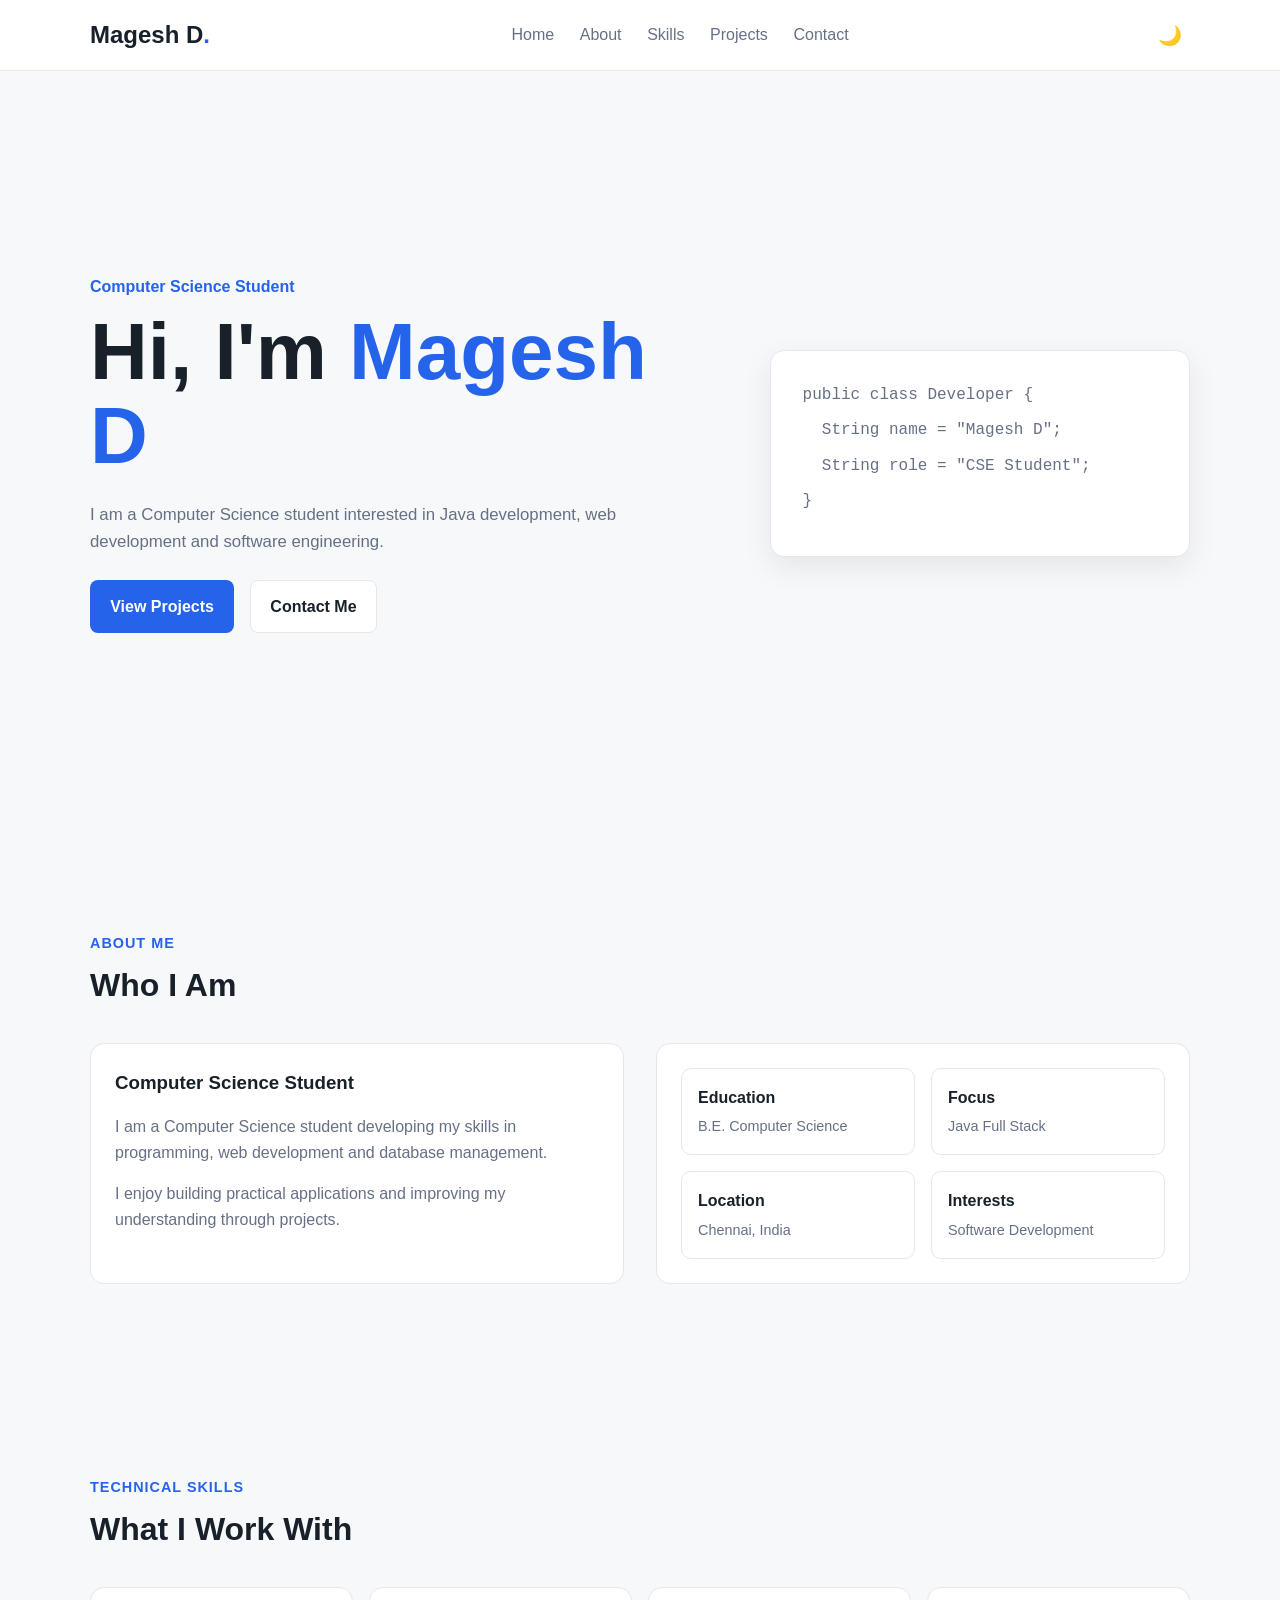
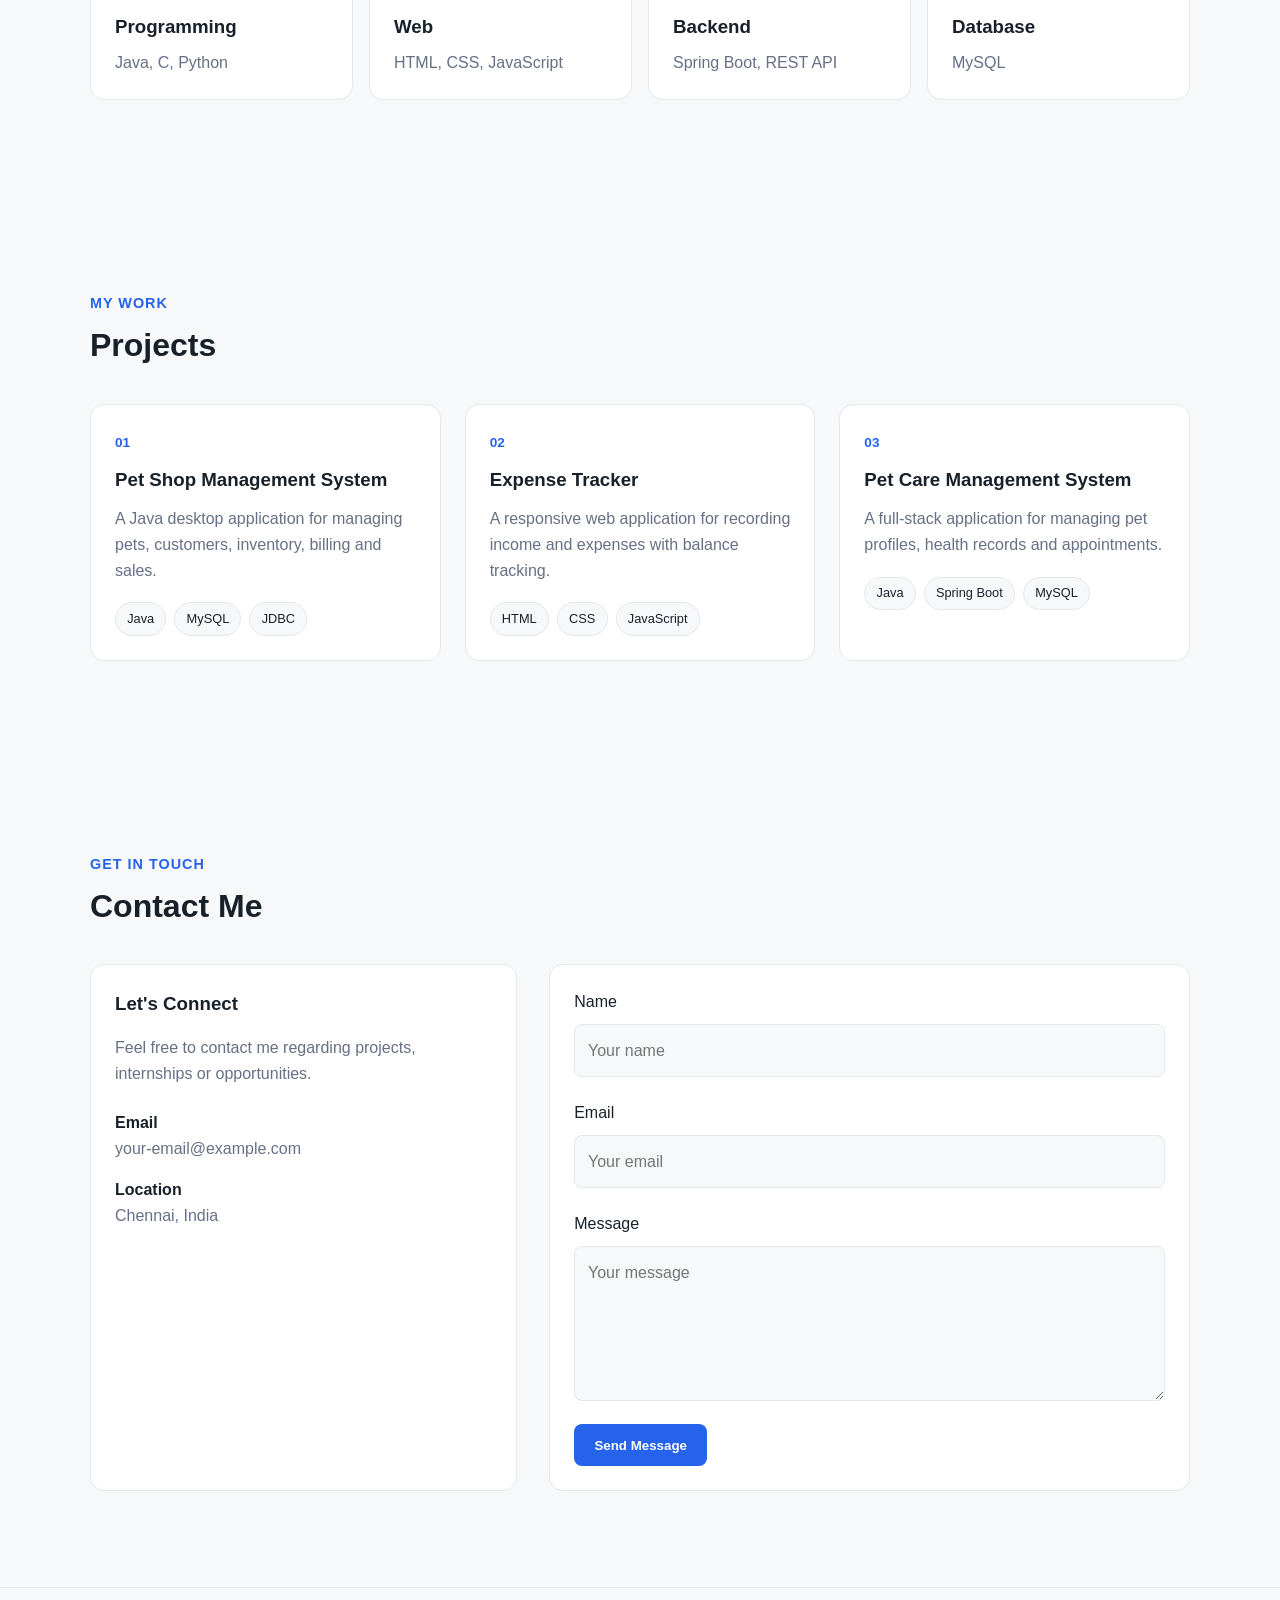
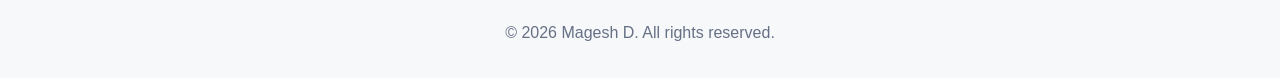
<file: personal portfolio/personal-portfolio-demo-main/Personal-Portfolio/index.html>
<!DOCTYPE html>
<html lang="en">
<head>
    <meta charset="UTF-8">

    <meta name="viewport"
          content="width=device-width, initial-scale=1.0">

    <meta name="description"
          content="Magesh D - Computer Science student portfolio">

    <meta name="keywords"
          content="Magesh D, Computer Science, Java, Web Development, Portfolio">

    <meta name="author" content="Magesh D">

    <title>Magesh D | Portfolio</title>

    <link rel="stylesheet" href="css/style.css">
</head>

<body>

<header class="header">
    <nav class="navbar">

        <a href="index.html" class="logo">
            Magesh D<span>.</span>
        </a>

        <button class="menu-toggle"
                id="menuToggle"
                aria-label="Open navigation menu">
            ☰
        </button>

        <ul class="nav-links" id="navLinks">
            <li><a href="#home">Home</a></li>
            <li><a href="#about">About</a></li>
            <li><a href="#skills">Skills</a></li>
            <li><a href="#projects">Projects</a></li>
            <li><a href="#contact">Contact</a></li>
        </ul>

        <button id="themeToggle"
                class="theme-toggle"
                aria-label="Toggle dark mode">
            🌙
        </button>

    </nav>
</header>


<main>

    <!-- Hero -->
    <section id="home" class="hero">

        <div class="hero-content">

            <p class="hero-subtitle">Computer Science Student</p>

            <h1>
                Hi, I'm <span>Magesh D</span>
            </h1>

            <p class="hero-description">
                I am a Computer Science student interested in
                Java development, web development and software engineering.
            </p>

            <div class="hero-buttons">
                <a href="#projects" class="btn primary-btn">
                    View Projects
                </a>

                <a href="#contact" class="btn secondary-btn">
                    Contact Me
                </a>
            </div>

        </div>

        <div class="hero-card">
            <div class="code-card">
                <p>public class Developer {</p>
                <p>&nbsp;&nbsp;String name = "Magesh D";</p>
                <p>&nbsp;&nbsp;String role = "CSE Student";</p>
                <p>}</p>
            </div>
        </div>

    </section>


    <!-- About -->
    <section id="about" class="section">

        <div class="section-heading">
            <p>About Me</p>
            <h2>Who I Am</h2>
        </div>

        <div class="about-grid">

            <div class="about-text">
                <h3>Computer Science Student</h3>

                <p>
                    I am a Computer Science student developing my
                    skills in programming, web development and
                    database management.
                </p>

                <p>
                    I enjoy building practical applications and
                    improving my understanding through projects.
                </p>
            </div>

            <div class="about-info">
                <div class="info-box">
                    <strong>Education</strong>
                    <span>B.E. Computer Science</span>
                </div>

                <div class="info-box">
                    <strong>Focus</strong>
                    <span>Java Full Stack</span>
                </div>

                <div class="info-box">
                    <strong>Location</strong>
                    <span>Chennai, India</span>
                </div>

                <div class="info-box">
                    <strong>Interests</strong>
                    <span>Software Development</span>
                </div>
            </div>

        </div>

    </section>


    <!-- Skills -->
    <section id="skills" class="section">

        <div class="section-heading">
            <p>Technical Skills</p>
            <h2>What I Work With</h2>
        </div>

        <div class="skills-grid">

            <article class="skill-card">
                <h3>Programming</h3>
                <p>Java, C, Python</p>
            </article>

            <article class="skill-card">
                <h3>Web</h3>
                <p>HTML, CSS, JavaScript</p>
            </article>

            <article class="skill-card">
                <h3>Backend</h3>
                <p>Spring Boot, REST API</p>
            </article>

            <article class="skill-card">
                <h3>Database</h3>
                <p>MySQL</p>
            </article>

        </div>

    </section>


    <!-- Projects -->
    <section id="projects" class="section">

        <div class="section-heading">
            <p>My Work</p>
            <h2>Projects</h2>
        </div>

        <div class="projects-grid">

            <article class="project-card">

                <div class="project-content">
                    <span class="project-number">01</span>

                    <h3>Pet Shop Management System</h3>

                    <p>
                        A Java desktop application for managing
                        pets, customers, inventory, billing and sales.
                    </p>

                    <div class="project-tags">
                        <span>Java</span>
                        <span>MySQL</span>
                        <span>JDBC</span>
                    </div>
                </div>

            </article>


            <article class="project-card">

                <div class="project-content">
                    <span class="project-number">02</span>

                    <h3>Expense Tracker</h3>

                    <p>
                        A responsive web application for recording
                        income and expenses with balance tracking.
                    </p>

                    <div class="project-tags">
                        <span>HTML</span>
                        <span>CSS</span>
                        <span>JavaScript</span>
                    </div>
                </div>

            </article>


            <article class="project-card">

                <div class="project-content">
                    <span class="project-number">03</span>

                    <h3>Pet Care Management System</h3>

                    <p>
                        A full-stack application for managing
                        pet profiles, health records and appointments.
                    </p>

                    <div class="project-tags">
                        <span>Java</span>
                        <span>Spring Boot</span>
                        <span>MySQL</span>
                    </div>
                </div>

            </article>

        </div>

    </section>


    <!-- Contact -->
    <section id="contact" class="section">

        <div class="section-heading">
            <p>Get In Touch</p>
            <h2>Contact Me</h2>
        </div>

        <div class="contact-grid">

            <div class="contact-info">

                <h3>Let's Connect</h3>

                <p>
                    Feel free to contact me regarding projects,
                    internships or opportunities.
                </p>

                <div class="contact-item">
                    <strong>Email</strong>
                    <span>your-email@example.com</span>
                </div>

                <div class="contact-item">
                    <strong>Location</strong>
                    <span>Chennai, India</span>
                </div>

            </div>


            <form class="contact-form">

                <label for="name">Name</label>

                <input type="text"
                       id="name"
                       name="name"
                       placeholder="Your name"
                       required>


                <label for="email">Email</label>

                <input type="email"
                       id="email"
                       name="email"
                       placeholder="Your email"
                       required>


                <label for="message">Message</label>

                <textarea id="message"
                          name="message"
                          rows="5"
                          placeholder="Your message"
                          required></textarea>


                <button type="submit"
                        class="btn primary-btn">
                    Send Message
                </button>

            </form>

        </div>

    </section>

</main>


<footer class="footer">

    <p>
        © 2026 Magesh D. All rights reserved.
    </p>

</footer>


<script src="js/script.js"></script>

</body>
</html>
</file>
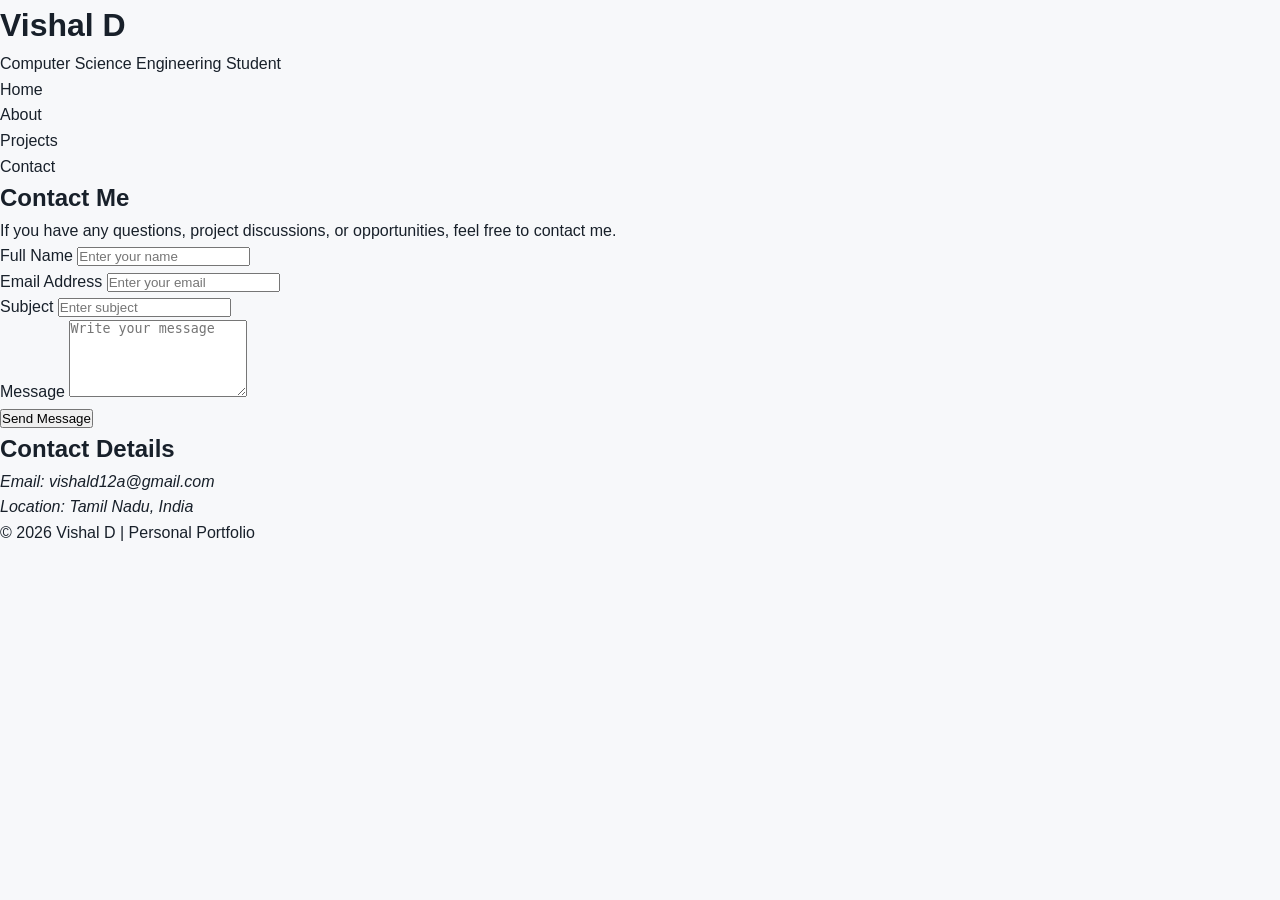
<file: personal portfolio/personal-portfolio-demo-main/Personal-Portfolio/contact.html>
<!DOCTYPE html>
<html lang="en">

<head>

    <meta charset="UTF-8">

    <meta name="viewport" content="width=device-width, initial-scale=1.0">

    <title>Contact | Vishal D Portfolio</title>

    <meta name="description"
        content="Contact Vishal D for web development and software development opportunities.">

    <meta name="keywords"
        content="Contact, Portfolio, Web Developer">

    <meta name="author"
        content="Vishal D">

    <link rel="stylesheet" href="./css/style.css">

</head>

<body>

    <!-- Header -->

    <header>

        <h1>Vishal D</h1>

        <p>Computer Science Engineering Student</p>

        <nav aria-label="Main Navigation">

            <ul>

                <li>
                    <a href="./index.html">
                        Home
                    </a>
                </li>

                <li>
                    <a href="./about.html">
                        About
                    </a>
                </li>

                <li>
                    <a href="./projects.html">
                        Projects
                    </a>
                </li>

                <li>
                    <a href="./contact.html" aria-current="page">
                        Contact
                    </a>
                </li>

            </ul>

        </nav>

    </header>


    <!-- Main Content -->

    <main>

        <section aria-labelledby="contact-heading">

            <h2 id="contact-heading">
                Contact Me
            </h2>

            <p>
                If you have any questions, project discussions,
                or opportunities, feel free to contact me.
            </p>


            <!-- Contact Form -->

            <form id="contactForm" aria-label="Contact Form" action="#" method="post">

                <div>

                    <label for="name">
                        Full Name
                    </label>

                    <input 
                        type="text"
                        id="name"
                        name="name"
                        placeholder="Enter your name"
                        required>

                </div>


                <div>

                    <label for="email">
                        Email Address
                    </label>

                    <input
                        type="email"
                        id="email"
                        name="email"
                        placeholder="Enter your email"
                        required>

                </div>


                <div>

                    <label for="subject">
                        Subject
                    </label>

                    <input
                        type="text"
                        id="subject"
                        name="subject"
                        placeholder="Enter subject"
                        required>

                </div>


                <div>

                    <label for="message">
                        Message
                    </label>

                    <textarea
                        id="message"
                        name="message"
                        rows="5"
                        placeholder="Write your message"
                        required></textarea>

                </div>


                <button type="submit">
                    Send Message
                </button>


            </form>

        </section>


        <!-- Contact Information -->

        <section aria-labelledby="details-heading">

            <h2 id="details-heading">
                Contact Details
            </h2>


            <address>

                <p>
                    Email:
                    <a href="mailto:vishald12a@gmail.com">
                        vishald12a@gmail.com
                    </a>
                </p>


                <p>
                    Location:
                    Tamil Nadu, India
                </p>


            </address>


        </section>


    </main>


    <!-- Footer -->

    <footer>

        <p>
            © 2026 Vishal D | Personal Portfolio
        </p>

    </footer>


    <script src="./js/script.js"></script>


</body>

</html>
</file>
<file: personal portfolio/personal-portfolio-demo-main/Personal-Portfolio/css/style.css>
/* ================================
   CSS VARIABLES
================================ */

:root {
    --bg-color: #f7f8fa;
    --surface-color: #ffffff;
    --text-color: #18202a;
    --muted-color: #667085;

    --primary-color: #2563eb;
    --primary-dark: #1d4ed8;

    --border-color: #e4e7ec;

    --shadow:
        0 10px 30px rgba(0, 0, 0, 0.08);

    --radius: 14px;

    --max-width: 1100px;

    --transition: 0.3s ease;
}


/* DARK THEME */

[data-theme="dark"] {

    --bg-color: #101318;
    --surface-color: #171b22;
    --text-color: #f2f4f7;
    --muted-color: #98a2b3;

    --primary-color: #60a5fa;
    --primary-dark: #3b82f6;

    --border-color: #2b313b;

    --shadow:
        0 10px 30px rgba(0, 0, 0, 0.3);
}


/* ================================
   RESET
================================ */

* {
    margin: 0;
    padding: 0;
    box-sizing: border-box;
}


html {
    scroll-behavior: smooth;
}


body {
    font-family:
        Arial,
        Helvetica,
        sans-serif;

    background: var(--bg-color);
    color: var(--text-color);

    line-height: 1.6;

    transition:
        background var(--transition),
        color var(--transition);
}


img {
    max-width: 100%;
    display: block;
}


a {
    color: inherit;
    text-decoration: none;
}


ul {
    list-style: none;
}


/* ================================
   HEADER
================================ */

.header {
    position: sticky;
    top: 0;

    z-index: 1000;

    background:
        color-mix(
            in srgb,
            var(--surface-color) 92%,
            transparent
        );

    backdrop-filter: blur(10px);

    border-bottom:
        1px solid var(--border-color);
}


.navbar {
    width: min(
        100% - 2rem,
        var(--max-width)
    );

    min-height: 70px;

    margin: auto;

    display: flex;

    align-items: center;

    justify-content: space-between;

    gap: 1rem;
}


.logo {
    font-size: 1.5rem;
    font-weight: 700;
}


.logo span {
    color: var(--primary-color);
}


.nav-links {
    display: none;

    flex-direction: column;

    position: absolute;

    top: 70px;
    left: 0;

    width: 100%;

    padding: 1rem;

    background: var(--surface-color);

    border-bottom:
        1px solid var(--border-color);
}


.nav-links.active {
    display: flex;
}


.nav-links a {
    display: block;

    padding: 0.7rem;

    color: var(--muted-color);

    transition:
        color var(--transition);
}


.nav-links a:hover {
    color: var(--primary-color);
}


.menu-toggle,
.theme-toggle {
    border: none;

    background: transparent;

    color: var(--text-color);

    cursor: pointer;

    font-size: 1.2rem;
}


.theme-toggle {
    padding: 0.5rem;
}


/* ================================
   GENERAL SECTION
================================ */

.section {
    width: min(
        100% - 2rem,
        var(--max-width)
    );

    margin: auto;

    padding:
        5rem 0;
}


.section-heading {
    margin-bottom: 2rem;
}


.section-heading p {
    color: var(--primary-color);

    font-size: 0.9rem;

    font-weight: 700;

    text-transform: uppercase;

    letter-spacing: 1px;
}


.section-heading h2 {
    font-size: 2rem;

    margin-top: 0.3rem;
}


/* ================================
   HERO
================================ */

.hero {
    width: min(
        100% - 2rem,
        var(--max-width)
    );

    min-height: 85vh;

    margin: auto;

    display: grid;

    grid-template-columns: 1fr;

    align-items: center;

    gap: 3rem;

    padding:
        4rem 0;
}


.hero-subtitle {
    color: var(--primary-color);

    font-weight: 700;

    margin-bottom: 0.7rem;
}


.hero h1 {
    font-size:
        clamp(2.5rem, 8vw, 5rem);

    line-height: 1.05;
}


.hero h1 span {
    color: var(--primary-color);
}


.hero-description {
    max-width: 600px;

    margin:
        1.5rem 0;

    color: var(--muted-color);

    font-size: 1.05rem;
}


.hero-buttons {
    display: flex;

    flex-wrap: wrap;

    gap: 1rem;
}


.btn {
    display: inline-flex;

    align-items: center;

    justify-content: center;

    padding:
        0.8rem 1.2rem;

    border-radius: 8px;

    font-weight: 600;

    border: 1px solid transparent;

    cursor: pointer;

    transition:
        transform var(--transition),
        background var(--transition);
}


.btn:hover {
    transform: translateY(-2px);
}


.primary-btn {
    background: var(--primary-color);

    color: white;
}


.primary-btn:hover {
    background: var(--primary-dark);
}


.secondary-btn {
    border-color: var(--border-color);

    background: var(--surface-color);
}


.hero-card {
    display: flex;

    justify-content: center;
}


.code-card {
    width: 100%;

    max-width: 420px;

    padding: 2rem;

    background: var(--surface-color);

    border:
        1px solid var(--border-color);

    border-radius: var(--radius);

    box-shadow: var(--shadow);

    font-family:
        "Courier New",
        monospace;

    color: var(--muted-color);
}


.code-card p {
    margin-bottom: 0.6rem;
}


/* ================================
   ABOUT
================================ */

.about-grid {
    display: grid;

    grid-template-columns: 1fr;

    gap: 2rem;
}


.about-text,
.about-info {
    background: var(--surface-color);

    border:
        1px solid var(--border-color);

    border-radius: var(--radius);

    padding: 1.5rem;
}


.about-text h3 {
    margin-bottom: 1rem;
}


.about-text p {
    color: var(--muted-color);

    margin-bottom: 1rem;
}


.about-info {
    display: grid;

    grid-template-columns: 1fr 1fr;

    gap: 1rem;
}


.info-box {
    padding: 1rem;

    border:
        1px solid var(--border-color);

    border-radius: 10px;
}


.info-box strong,
.info-box span {
    display: block;
}


.info-box strong {
    margin-bottom: 0.3rem;
}


.info-box span {
    color: var(--muted-color);

    font-size: 0.9rem;
}


/* ================================
   SKILLS
================================ */

.skills-grid {
    display: grid;

    grid-template-columns: 1fr;

    gap: 1rem;
}


.skill-card {
    background: var(--surface-color);

    border:
        1px solid var(--border-color);

    border-radius: var(--radius);

    padding: 1.5rem;

    transition:
        transform var(--transition),
        box-shadow var(--transition);
}


.skill-card:hover {
    transform: translateY(-5px);

    box-shadow: var(--shadow);
}


.skill-card p {
    color: var(--muted-color);

    margin-top: 0.5rem;
}


/* ================================
   PROJECTS
================================ */

.projects-grid {
    display: grid;

    grid-template-columns: 1fr;

    gap: 1.5rem;
}


.project-card {
    background: var(--surface-color);

    border:
        1px solid var(--border-color);

    border-radius: var(--radius);

    overflow: hidden;

    transition:
        transform var(--transition),
        box-shadow var(--transition);
}


.project-card:hover {
    transform: translateY(-6px);

    box-shadow: var(--shadow);
}


.project-content {
    padding: 1.5rem;
}


.project-number {
    color: var(--primary-color);

    font-weight: 700;

    font-size: 0.85rem;
}


.project-card h3 {
    margin:
        0.7rem 0;
}


.project-card p {
    color: var(--muted-color);
}


.project-tags {
    display: flex;

    flex-wrap: wrap;

    gap: 0.5rem;

    margin-top: 1.2rem;
}


.project-tags span {
    padding:
        0.35rem 0.7rem;

    border-radius: 50px;

    background: var(--bg-color);

    border:
        1px solid var(--border-color);

    font-size: 0.8rem;
}


/* ================================
   CONTACT
================================ */

.contact-grid {
    display: grid;

    grid-template-columns: 1fr;

    gap: 2rem;
}


.contact-info,
.contact-form {
    background: var(--surface-color);

    border:
        1px solid var(--border-color);

    border-radius: var(--radius);

    padding: 1.5rem;
}


.contact-info p {
    color: var(--muted-color);

    margin:
        1rem 0 1.5rem;
}


.contact-item {
    margin-bottom: 1rem;
}


.contact-item strong,
.contact-item span {
    display: block;
}


.contact-item span {
    color: var(--muted-color);
}


.contact-form {
    display: flex;

    flex-direction: column;

    gap: 0.6rem;
}


.contact-form input,
.contact-form textarea {
    width: 100%;

    padding: 0.8rem;

    margin-bottom: 0.8rem;

    background: var(--bg-color);

    color: var(--text-color);

    border:
        1px solid var(--border-color);

    border-radius: 8px;

    font: inherit;
}


.contact-form input:focus,
.contact-form textarea:focus {
    outline: 2px solid var(--primary-color);

    border-color: transparent;
}


.contact-form button {
    align-self: flex-start;
}


/* ================================
   FOOTER
================================ */

.footer {
    text-align: center;

    padding: 2rem;

    border-top:
        1px solid var(--border-color);

    color: var(--muted-color);
}


/* ================================
   TABLET
================================ */

@media (min-width: 600px) {

    .skills-grid {
        grid-template-columns:
            repeat(2, 1fr);
    }

    .projects-grid {
        grid-template-columns:
            repeat(2, 1fr);
    }

}


/* ================================
   DESKTOP
================================ */

@media (min-width: 768px) {

    .menu-toggle {
        display: none;
    }


    .nav-links {
        position: static;

        width: auto;

        display: flex;

        flex-direction: row;

        padding: 0;

        background: transparent;

        border: none;
    }


    .nav-links a {
        padding:
            0.5rem 0.8rem;
    }


    .hero {
        grid-template-columns:
            1.2fr 0.8fr;
    }


    .about-grid {
        grid-template-columns:
            1fr 1fr;
    }


    .skills-grid {
        grid-template-columns:
            repeat(4, 1fr);
    }


    .projects-grid {
        grid-template-columns:
            repeat(3, 1fr);
    }


    .contact-grid {
        grid-template-columns:
            0.8fr 1.2fr;
    }

}


/* ================================
   LARGE DESKTOP
================================ */

@media (min-width: 1100px) {

    .section {
        padding:
            6rem 0;
    }

}
</file>
